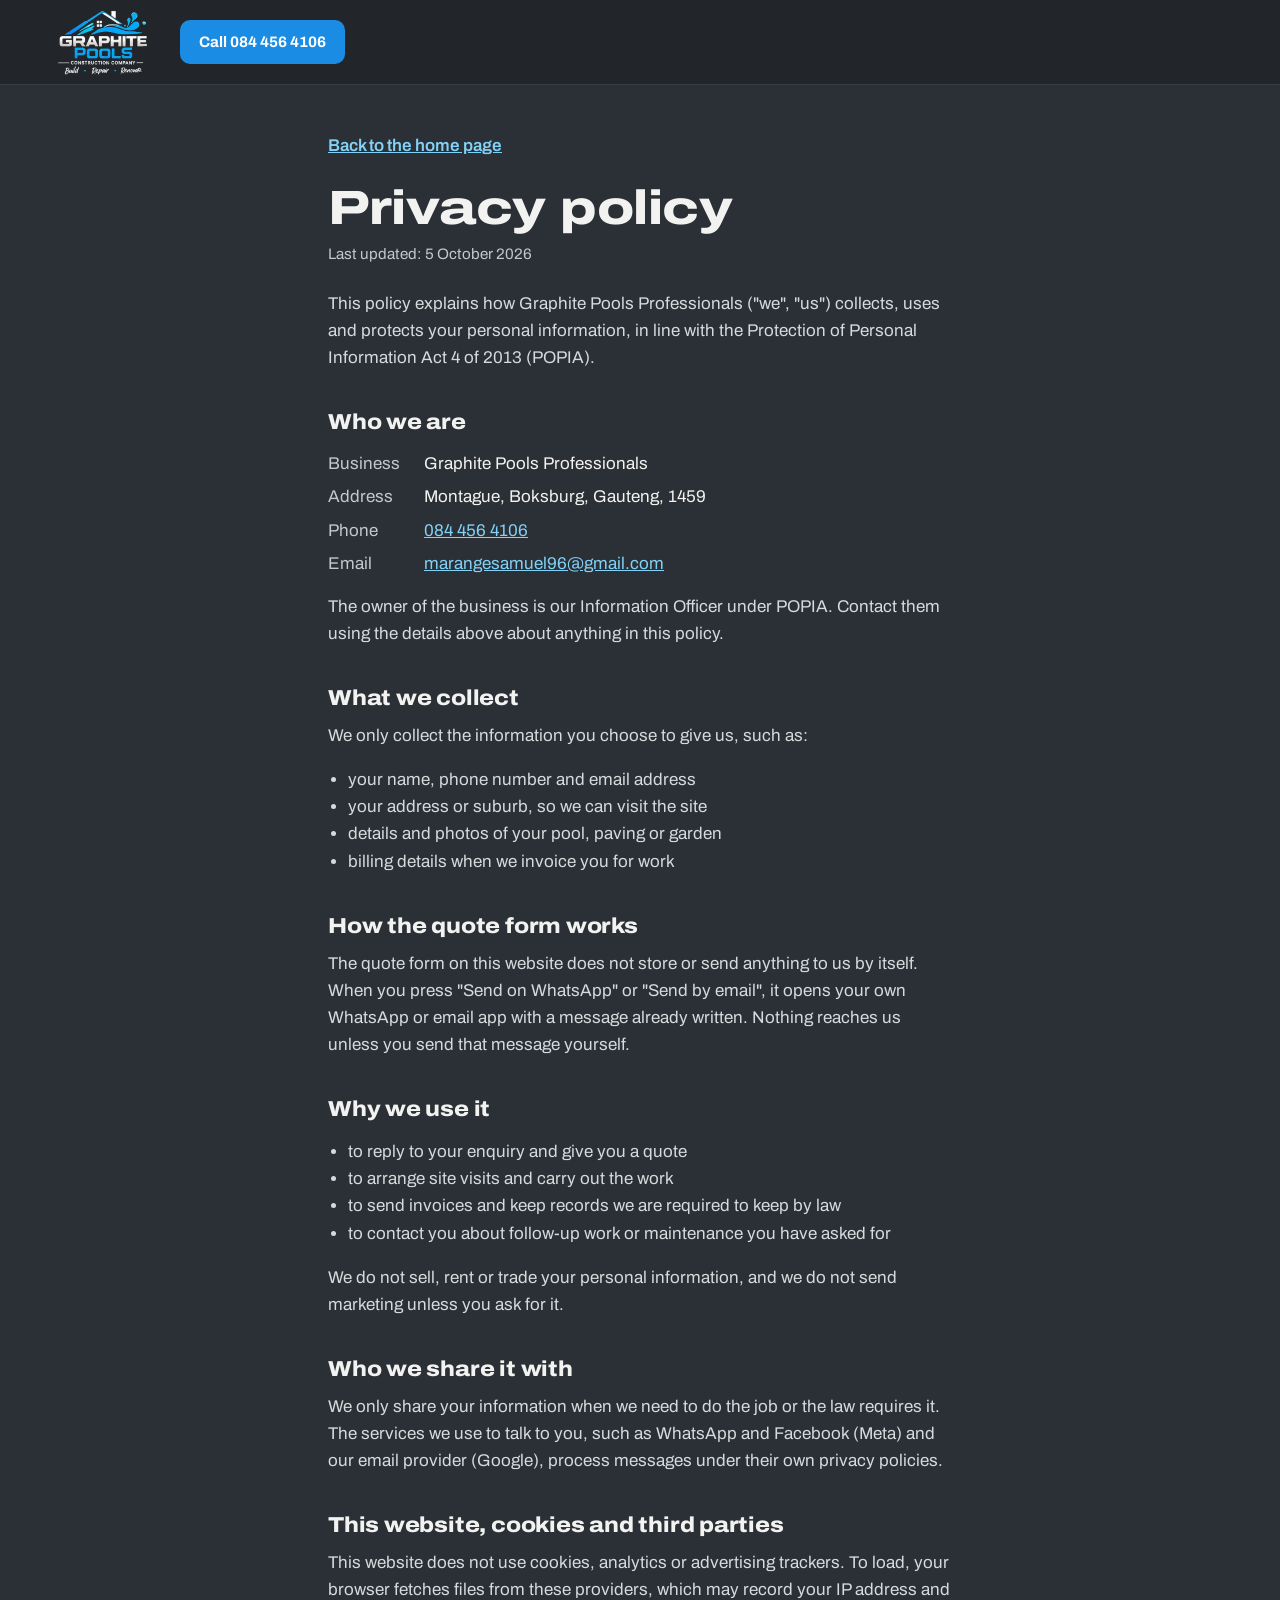
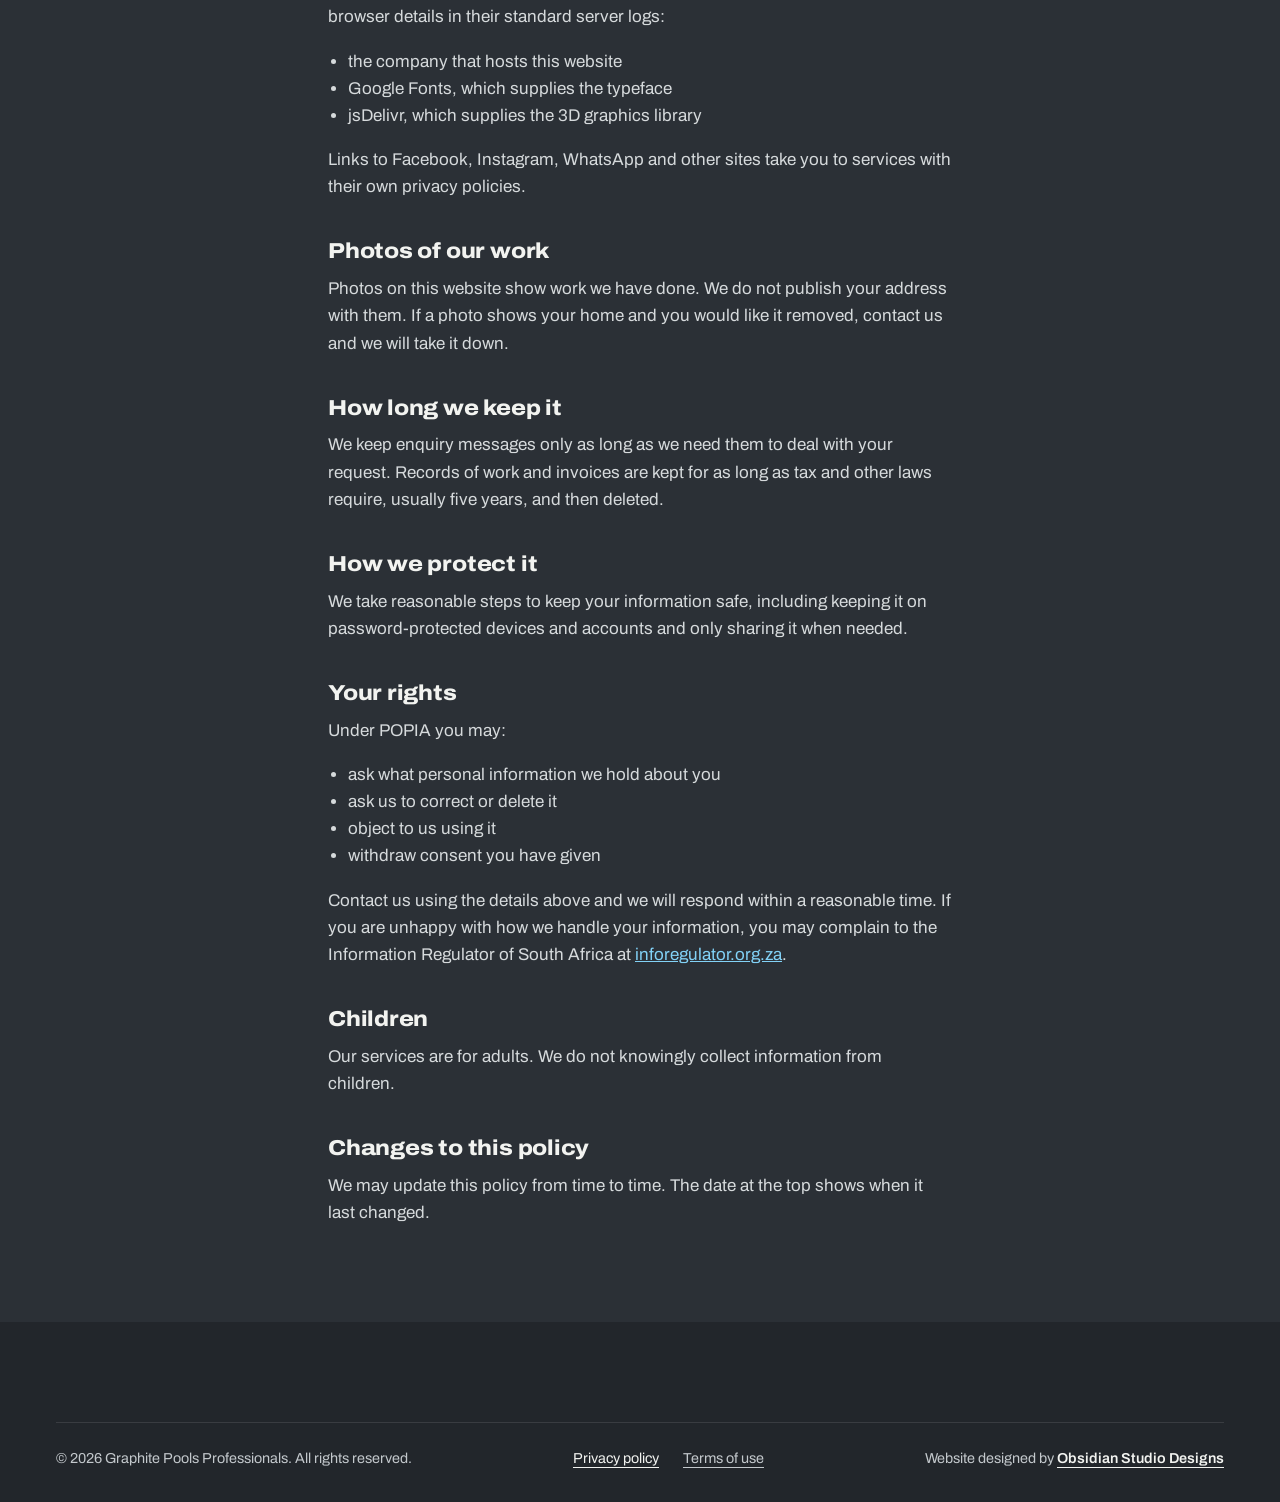
<file: privacy.html>
<!doctype html>
<html lang="en-ZA">
<head>
  <meta charset="utf-8">
  <meta name="viewport" content="width=device-width, initial-scale=1, viewport-fit=cover">
  <title>Privacy Policy | Graphite Pools Professionals, Boksburg</title>
  <meta name="description" content="How Graphite Pools Professionals collects, uses and protects your personal information under the Protection of Personal Information Act (POPIA).">
  <link rel="canonical" href="https://obsidianstudiodesigns.github.io/GraphitePools/privacy.html">
  <meta name="theme-color" content="#2b3036">
  <link rel="icon" href="assets/brand/favicon-32.png" type="image/png" sizes="32x32">
  <link rel="apple-touch-icon" href="assets/brand/apple-touch-icon.png">
  <meta property="og:title" content="Privacy Policy | Graphite Pools Professionals">
  <meta property="og:image" content="https://obsidianstudiodesigns.github.io/GraphitePools/assets/brand/og-image.jpg">
  <link rel="preconnect" href="https://fonts.googleapis.com">
  <link rel="preconnect" href="https://fonts.gstatic.com" crossorigin>
  <link href="https://fonts.googleapis.com/css2?family=Archivo:wdth,wght@62..125,300..900&display=swap" rel="stylesheet">
  <link rel="stylesheet" href="css/styles.css?v=2">
</head>
<body class="legal-page">
  <header class="site-header is-solid">
    <a class="brand" href="./" aria-label="Graphite Pools Professionals home page">
      <img src="assets/brand/logo.png" alt="Graphite Pools Construction Company logo" width="1272" height="915">
    </a>
    <a class="btn btn-wa header-cta" href="tel:+27844564106">Call 084 456 4106</a>
  </header>

  <main class="legal-main">
    <a class="back-link" href="./">Back to the home page</a>
    <h1>Privacy policy</h1>
    <p class="updated">Last updated: 5 October 2026</p>

    <p>This policy explains how Graphite Pools Professionals ("we", "us") collects, uses and protects your personal information, in line with the Protection of Personal Information Act 4 of 2013 (POPIA).</p>

    <h2>Who we are</h2>
    <dl>
      <dt>Business</dt><dd>Graphite Pools Professionals</dd>
      <dt>Address</dt><dd>Montague, Boksburg, Gauteng, 1459</dd>
      <dt>Phone</dt><dd><a href="tel:+27844564106">084 456 4106</a></dd>
      <dt>Email</dt><dd><a href="mailto:marangesamuel96@gmail.com">marangesamuel96@gmail.com</a></dd>
    </dl>
    <p>The owner of the business is our Information Officer under POPIA. Contact them using the details above about anything in this policy.</p>

    <h2>What we collect</h2>
    <p>We only collect the information you choose to give us, such as:</p>
    <ul>
      <li>your name, phone number and email address</li>
      <li>your address or suburb, so we can visit the site</li>
      <li>details and photos of your pool, paving or garden</li>
      <li>billing details when we invoice you for work</li>
    </ul>

    <h2>How the quote form works</h2>
    <p>The quote form on this website does not store or send anything to us by itself. When you press "Send on WhatsApp" or "Send by email", it opens your own WhatsApp or email app with a message already written. Nothing reaches us unless you send that message yourself.</p>

    <h2>Why we use it</h2>
    <ul>
      <li>to reply to your enquiry and give you a quote</li>
      <li>to arrange site visits and carry out the work</li>
      <li>to send invoices and keep records we are required to keep by law</li>
      <li>to contact you about follow-up work or maintenance you have asked for</li>
    </ul>
    <p>We do not sell, rent or trade your personal information, and we do not send marketing unless you ask for it.</p>

    <h2>Who we share it with</h2>
    <p>We only share your information when we need to do the job or the law requires it. The services we use to talk to you, such as WhatsApp and Facebook (Meta) and our email provider (Google), process messages under their own privacy policies.</p>

    <h2>This website, cookies and third parties</h2>
    <p>This website does not use cookies, analytics or advertising trackers. To load, your browser fetches files from these providers, which may record your IP address and browser details in their standard server logs:</p>
    <ul>
      <li>the company that hosts this website</li>
      <li>Google Fonts, which supplies the typeface</li>
      <li>jsDelivr, which supplies the 3D graphics library</li>
    </ul>
    <p>Links to Facebook, Instagram, WhatsApp and other sites take you to services with their own privacy policies.</p>

    <h2>Photos of our work</h2>
    <p>Photos on this website show work we have done. We do not publish your address with them. If a photo shows your home and you would like it removed, contact us and we will take it down.</p>

    <h2>How long we keep it</h2>
    <p>We keep enquiry messages only as long as we need them to deal with your request. Records of work and invoices are kept for as long as tax and other laws require, usually five years, and then deleted.</p>

    <h2>How we protect it</h2>
    <p>We take reasonable steps to keep your information safe, including keeping it on password-protected devices and accounts and only sharing it when needed.</p>

    <h2>Your rights</h2>
    <p>Under POPIA you may:</p>
    <ul>
      <li>ask what personal information we hold about you</li>
      <li>ask us to correct or delete it</li>
      <li>object to us using it</li>
      <li>withdraw consent you have given</li>
    </ul>
    <p>Contact us using the details above and we will respond within a reasonable time. If you are unhappy with how we handle your information, you may complain to the Information Regulator of South Africa at <a href="https://inforegulator.org.za" target="_blank" rel="noopener">inforegulator.org.za</a>.</p>

    <h2>Children</h2>
    <p>Our services are for adults. We do not knowingly collect information from children.</p>

    <h2>Changes to this policy</h2>
    <p>We may update this policy from time to time. The date at the top shows when it last changed.</p>
  </main>

  <footer class="site-footer">
    <div class="footer-legal">
      <p>© <span>2026</span> Graphite Pools Professionals. All rights reserved.</p>
      <nav class="legal-links" aria-label="Legal">
        <a href="privacy.html" aria-current="page">Privacy policy</a>
        <a href="terms.html">Terms of use</a>
      </nav>
      <p class="credit">Website designed by <a href="https://obsidianstudiodesigns.co.za/" target="_blank" rel="noopener">Obsidian Studio Designs</a></p>
    </div>
  </footer>
</body>
</html>
</file>
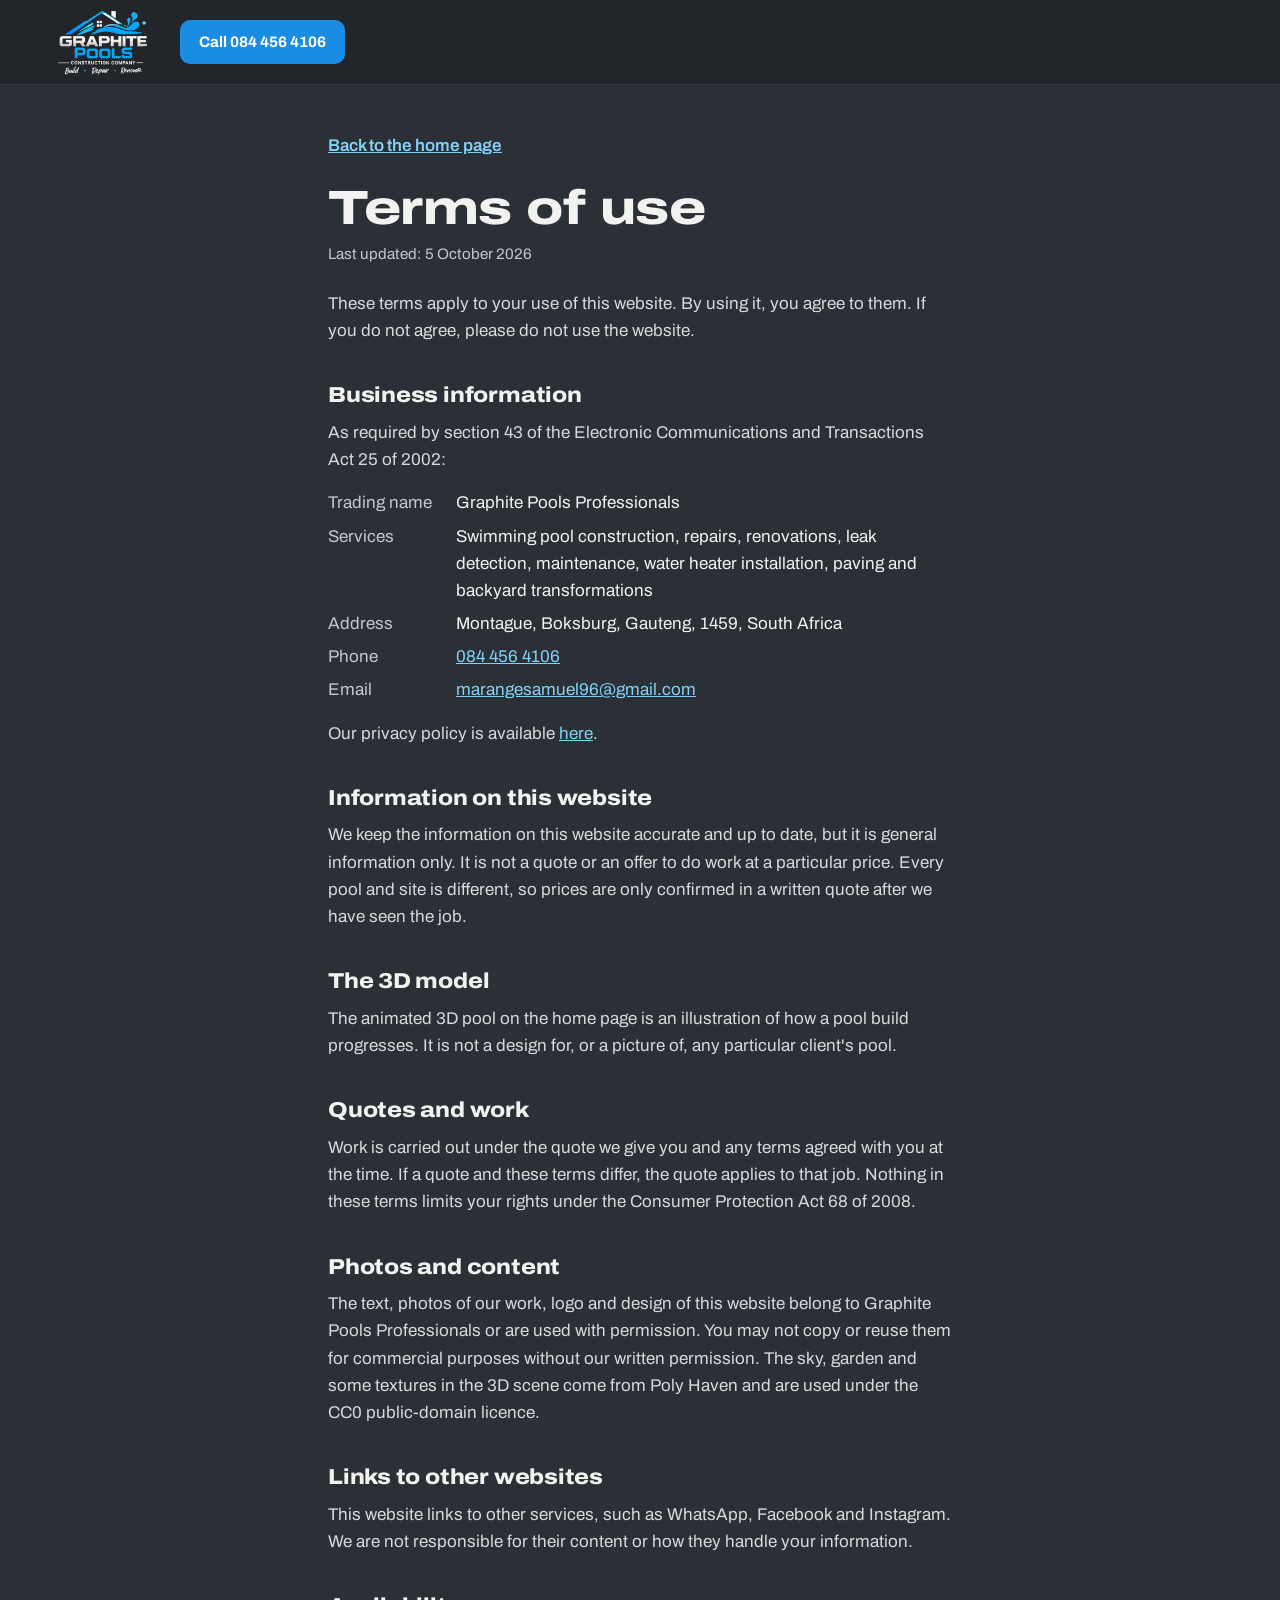
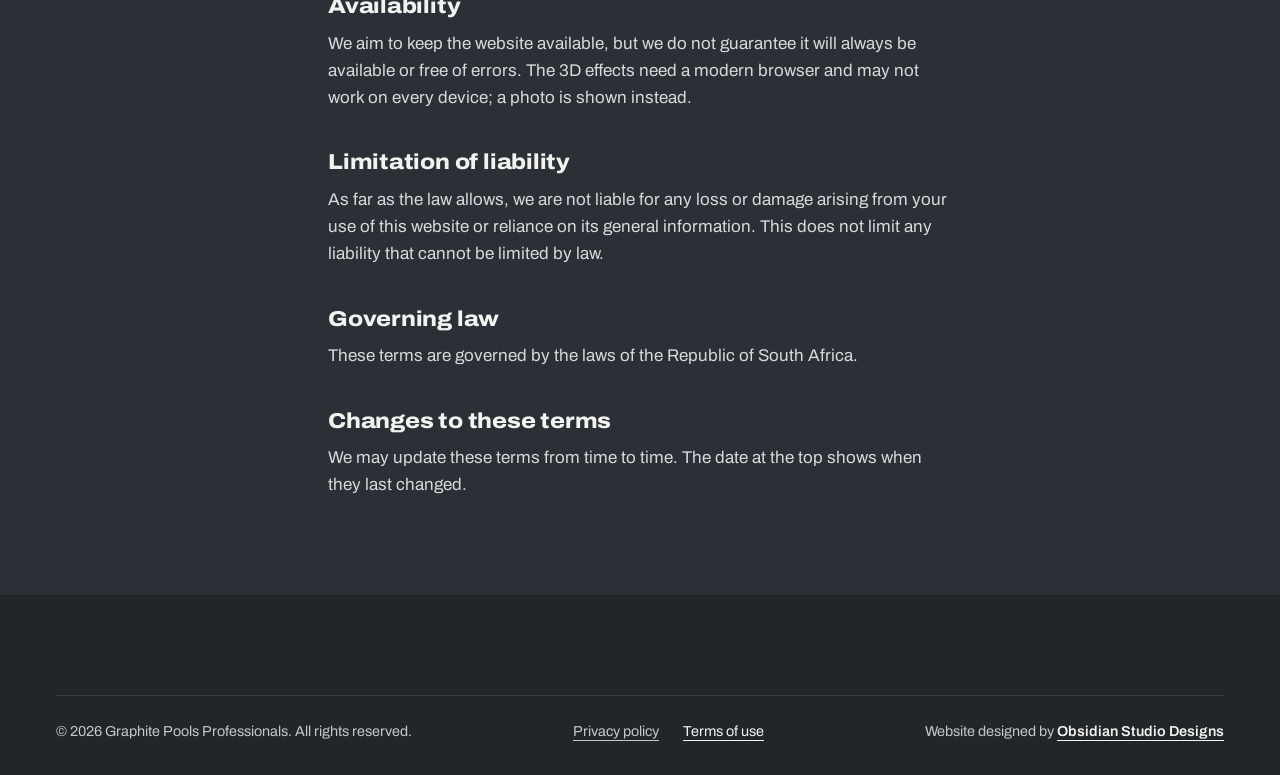
<file: terms.html>
<!doctype html>
<html lang="en-ZA">
<head>
  <meta charset="utf-8">
  <meta name="viewport" content="width=device-width, initial-scale=1, viewport-fit=cover">
  <title>Terms of Use | Graphite Pools Professionals, Boksburg</title>
  <meta name="description" content="Terms of use for the Graphite Pools Professionals website, including business information required by the ECT Act.">
  <link rel="canonical" href="https://obsidianstudiodesigns.github.io/GraphitePools/terms.html">
  <meta name="theme-color" content="#2b3036">
  <link rel="icon" href="assets/brand/favicon-32.png" type="image/png" sizes="32x32">
  <link rel="apple-touch-icon" href="assets/brand/apple-touch-icon.png">
  <meta property="og:title" content="Terms of Use | Graphite Pools Professionals">
  <meta property="og:image" content="https://obsidianstudiodesigns.github.io/GraphitePools/assets/brand/og-image.jpg">
  <link rel="preconnect" href="https://fonts.googleapis.com">
  <link rel="preconnect" href="https://fonts.gstatic.com" crossorigin>
  <link href="https://fonts.googleapis.com/css2?family=Archivo:wdth,wght@62..125,300..900&display=swap" rel="stylesheet">
  <link rel="stylesheet" href="css/styles.css?v=2">
</head>
<body class="legal-page">
  <header class="site-header is-solid">
    <a class="brand" href="./" aria-label="Graphite Pools Professionals home page">
      <img src="assets/brand/logo.png" alt="Graphite Pools Construction Company logo" width="1272" height="915">
    </a>
    <a class="btn btn-wa header-cta" href="tel:+27844564106">Call 084 456 4106</a>
  </header>

  <main class="legal-main">
    <a class="back-link" href="./">Back to the home page</a>
    <h1>Terms of use</h1>
    <p class="updated">Last updated: 5 October 2026</p>

    <p>These terms apply to your use of this website. By using it, you agree to them. If you do not agree, please do not use the website.</p>

    <h2>Business information</h2>
    <p>As required by section 43 of the Electronic Communications and Transactions Act 25 of 2002:</p>
    <dl>
      <dt>Trading name</dt><dd>Graphite Pools Professionals</dd>
      <dt>Services</dt><dd>Swimming pool construction, repairs, renovations, leak detection, maintenance, water heater installation, paving and backyard transformations</dd>
      <dt>Address</dt><dd>Montague, Boksburg, Gauteng, 1459, South Africa</dd>
      <dt>Phone</dt><dd><a href="tel:+27844564106">084 456 4106</a></dd>
      <dt>Email</dt><dd><a href="mailto:marangesamuel96@gmail.com">marangesamuel96@gmail.com</a></dd>
    </dl>
    <p>Our privacy policy is available <a href="privacy.html">here</a>.</p>

    <h2>Information on this website</h2>
    <p>We keep the information on this website accurate and up to date, but it is general information only. It is not a quote or an offer to do work at a particular price. Every pool and site is different, so prices are only confirmed in a written quote after we have seen the job.</p>

    <h2>The 3D model</h2>
    <p>The animated 3D pool on the home page is an illustration of how a pool build progresses. It is not a design for, or a picture of, any particular client's pool.</p>

    <h2>Quotes and work</h2>
    <p>Work is carried out under the quote we give you and any terms agreed with you at the time. If a quote and these terms differ, the quote applies to that job. Nothing in these terms limits your rights under the Consumer Protection Act 68 of 2008.</p>

    <h2>Photos and content</h2>
    <p>The text, photos of our work, logo and design of this website belong to Graphite Pools Professionals or are used with permission. You may not copy or reuse them for commercial purposes without our written permission. The sky, garden and some textures in the 3D scene come from Poly Haven and are used under the CC0 public-domain licence.</p>

    <h2>Links to other websites</h2>
    <p>This website links to other services, such as WhatsApp, Facebook and Instagram. We are not responsible for their content or how they handle your information.</p>

    <h2>Availability</h2>
    <p>We aim to keep the website available, but we do not guarantee it will always be available or free of errors. The 3D effects need a modern browser and may not work on every device; a photo is shown instead.</p>

    <h2>Limitation of liability</h2>
    <p>As far as the law allows, we are not liable for any loss or damage arising from your use of this website or reliance on its general information. This does not limit any liability that cannot be limited by law.</p>

    <h2>Governing law</h2>
    <p>These terms are governed by the laws of the Republic of South Africa.</p>

    <h2>Changes to these terms</h2>
    <p>We may update these terms from time to time. The date at the top shows when they last changed.</p>
  </main>

  <footer class="site-footer">
    <div class="footer-legal">
      <p>© <span>2026</span> Graphite Pools Professionals. All rights reserved.</p>
      <nav class="legal-links" aria-label="Legal">
        <a href="privacy.html">Privacy policy</a>
        <a href="terms.html" aria-current="page">Terms of use</a>
      </nav>
      <p class="credit">Website designed by <a href="https://obsidianstudiodesigns.co.za/" target="_blank" rel="noopener">Obsidian Studio Designs</a></p>
    </div>
  </footer>
</body>
</html>
</file>
<file: css/styles.css>
/* Graphite Pools Professionals
   Palette from the materials of their own builds: graphite render, charcoal coping,
   pale grey large-format pavers and the blue of a freshly filled pool. */
:root {
  --graphite: #2b3036;
  --graphite-deep: #22262b;
  --slate: #3b424a;
  --concrete: #dcdedb;
  --concrete-2: #c9ccc8;
  --ink: #22262b;
  --ink-soft: #4a5057;
  --chalk: #f2f3f0;
  --chalk-soft: #c3c8cc;
  --pool: #1b8ce4;
  --pool-deep: #126fb8;
  --shallow: #82d2f7;
  --gutter: clamp(16px, 4.5vw, 56px);
  --radius: 10px;
  --header-h: 84px;
  color-scheme: dark;
}

*, *::before, *::after { box-sizing: border-box; }
html { scroll-behavior: smooth; -webkit-text-size-adjust: 100%; }
@media (prefers-reduced-motion: reduce) { html { scroll-behavior: auto; } }
body {
  margin: 0;
  background: var(--graphite);
  color: var(--chalk);
  font-family: 'Archivo', system-ui, sans-serif;
  font-size: 1.0625rem;
  line-height: 1.6;
  -webkit-font-smoothing: antialiased;
}
img { max-width: 100%; height: auto; display: block; }
a { color: inherit; }
h1, h2, h3 { margin: 0; font-weight: 800; line-height: 1.05; font-stretch: 125%; letter-spacing: -0.01em; text-wrap: balance; }
h2 { font-size: clamp(1.9rem, 1.2rem + 2.6vw, 3.2rem); }
h3 { font-size: 1.3rem; }
p { margin: 0; }
:focus-visible { outline: 3px solid var(--shallow); outline-offset: 3px; border-radius: 4px; }

.skip-link { position: absolute; left: 12px; top: -60px; z-index: 100; background: var(--chalk); color: var(--ink); padding: 10px 16px; border-radius: 8px; }
.skip-link:focus { top: 12px; }
.visually-hidden { position: absolute; width: 1px; height: 1px; overflow: hidden; clip: rect(0 0 0 0); white-space: nowrap; }

/* ---------- buttons ---------- */
.btn {
  display: inline-flex; align-items: center; justify-content: center; gap: 10px;
  min-height: 50px; padding: 0 24px; border-radius: var(--radius);
  font: inherit; font-weight: 700; font-size: 1rem; text-decoration: none; cursor: pointer;
  border: 1.5px solid transparent; transition: background-color .2s, border-color .2s, color .2s;
}
.btn-wa { background: var(--pool); color: #fff; }
.btn-wa:hover { background: var(--pool-deep); }
.btn-ghost, .btn-ghost-dark { background: transparent; color: var(--chalk); border-color: rgba(242, 243, 240, .55); }
.btn-ghost:hover, .btn-ghost-dark:hover { border-color: var(--chalk); background: rgba(242, 243, 240, .08); }
.btn-dark { background: var(--ink); color: var(--chalk); }
.btn-dark:hover { background: var(--slate); }

/* ---------- header ---------- */
.site-header {
  position: fixed; inset: 0 0 auto 0; z-index: 50; height: var(--header-h);
  display: flex; align-items: center; gap: 32px; padding: 0 var(--gutter);
  transition: background-color .3s, box-shadow .3s;
}
.site-header.is-solid { background: rgba(34, 38, 43, .9); backdrop-filter: blur(14px); box-shadow: 0 1px 0 rgba(255, 255, 255, .06); }
.brand img { height: 66px; width: auto; }
.main-nav { display: flex; gap: 28px; margin-left: auto; }
.main-nav a { text-decoration: none; font-weight: 600; font-size: .98rem; color: var(--chalk); opacity: .88; }
.main-nav a:hover { opacity: 1; text-decoration: underline; text-underline-offset: 6px; text-decoration-thickness: 2px; }
.header-cta { min-height: 44px; padding: 0 18px; font-size: .95rem; }

/* ---------- the pinned 3D stage ---------- */
.scrolly { position: relative; }
.stage { position: sticky; top: 0; height: 100vh; height: 100svh; overflow: hidden; background: var(--graphite-deep); }
.stage canvas { position: absolute; inset: 0; width: 100% !important; height: 100% !important; opacity: 0; transition: opacity 1.4s ease; }
.stage.is-ready canvas { opacity: 1; }
.stage-poster { position: absolute; inset: 0; width: 100%; height: 100%; object-fit: cover; transition: opacity 1.4s ease; }
.stage.is-ready .stage-poster { opacity: 0; }
.stage-shade {
  position: absolute; inset: 0; z-index: 1; pointer-events: none;
  background:
    linear-gradient(180deg, rgba(34, 38, 43, .55) 0, rgba(34, 38, 43, 0) 160px),
    linear-gradient(90deg, rgba(34, 38, 43, .84) 0%, rgba(34, 38, 43, .6) 30%, rgba(34, 38, 43, .18) 48%, rgba(34, 38, 43, 0) 62%);
}
.scrolly-content { position: relative; margin-top: -100vh; margin-top: -100svh; pointer-events: none; }
.scrolly-content a, .scrolly-content button, .step-card { pointer-events: auto; }

.light-toggle {
  position: absolute; right: var(--gutter); bottom: 28px; z-index: 2;
  display: inline-flex; align-items: center; gap: 12px; min-height: 46px; padding: 0 18px 0 14px;
  background: rgba(34, 38, 43, .72); color: var(--chalk); border: 1px solid rgba(255, 255, 255, .16);
  border-radius: 999px; font: inherit; font-weight: 600; font-size: .95rem; cursor: pointer; backdrop-filter: blur(10px);
}
.light-toggle[hidden] { display: none; }
.light-toggle:hover { background: rgba(34, 38, 43, .9); }
.light-dot { width: 14px; height: 14px; border-radius: 50%; background: #59626b; box-shadow: inset 0 0 0 2px rgba(255, 255, 255, .25); transition: background-color .4s, box-shadow .4s; }
.light-toggle[aria-pressed="true"] .light-dot { background: var(--shallow); box-shadow: 0 0 0 4px rgba(130, 210, 247, .25), 0 0 18px 4px rgba(27, 140, 228, .8); }

/* ---------- hero ---------- */
.hero { min-height: 100vh; min-height: 100svh; display: flex; flex-direction: column; justify-content: flex-end; padding: calc(var(--header-h) + 40px) var(--gutter) 96px; }
.hero-copy { max-width: 40rem; }
.hero h1 { font-size: clamp(2.5rem, 1.2rem + 4.6vw, 5.1rem); line-height: .98; max-width: 13ch; text-shadow: 0 2px 30px rgba(0, 0, 0, .35); }
.lead { margin-top: 24px; font-size: clamp(1.06rem, 1rem + .3vw, 1.25rem); max-width: 34rem; color: #e6e9ea; text-shadow: 0 1px 14px rgba(0, 0, 0, .45); }
.hero-actions { display: flex; flex-wrap: wrap; gap: 12px; margin-top: 32px; }
.scroll-cue { position: absolute; left: var(--gutter); bottom: 30px; display: inline-flex; align-items: center; gap: 8px; font-size: .92rem; font-weight: 600; text-decoration: none; color: var(--chalk-soft); }
.scroll-cue:hover { color: var(--chalk); }
.scroll-cue svg { animation: cue 2.4s ease-in-out infinite; }
@keyframes cue { 0%, 100% { transform: translateY(0); } 50% { transform: translateY(4px); } }
@media (prefers-reduced-motion: reduce) { .scroll-cue svg { animation: none; } }
.hero { position: relative; }

/* ---------- build steps over the stage ---------- */
.build { padding: 0 var(--gutter); }
.step-card {
  width: min(27rem, 100%);
  background: rgba(34, 38, 43, .8); backdrop-filter: blur(16px) saturate(1.15);
  border: 1px solid rgba(255, 255, 255, .08); border-radius: 14px; padding: 28px;
}
.build-intro { margin: 0 0 0; }
.build-intro h2 { font-size: clamp(1.8rem, 1.2rem + 2vw, 2.6rem); }
.build-intro p { margin-top: 14px; color: #d6dadc; }
.steps { list-style: none; margin: 0; padding: 0; }
.step { min-height: 100vh; min-height: 100svh; display: flex; align-items: center; }
.step:last-child { min-height: 110vh; }
.step-no { display: block; font-size: 3.4rem; line-height: .9; font-weight: 800; font-stretch: 125%; color: var(--shallow); margin-bottom: 14px; }
.step-card h3 { font-size: 1.55rem; }
.step-card p { margin-top: 12px; color: #d6dadc; }
.step-photo { margin: 20px 0 0; }
.step-photo img { width: 100%; aspect-ratio: 4 / 3; object-fit: cover; border-radius: 8px; }
.build-intro { min-height: 0; }
.build > .build-intro { margin-top: 30vh; }

/* ---------- services ---------- */
.services {
  position: relative; z-index: 1; background: var(--concrete); color: var(--ink);
  display: grid; grid-template-columns: minmax(16rem, 1fr) 2fr; gap: 48px 64px;
  padding: clamp(72px, 9vw, 128px) var(--gutter);
}
.services-head { align-self: start; position: sticky; top: calc(var(--header-h) + 32px); }
.services-head p { margin-top: 16px; color: var(--ink-soft); max-width: 24rem; }
.services-head .btn { margin-top: 28px; }
.service-list { list-style: none; margin: 0; padding: 0; }
.service-list li {
  display: grid; grid-template-columns: 15rem 1fr auto; gap: 8px 32px; align-items: baseline;
  padding: 26px 0; border-top: 1px solid rgba(34, 38, 43, .2);
}
.service-list li:last-child { border-bottom: 1px solid rgba(34, 38, 43, .2); }
.service-list h3 { font-size: 1.25rem; font-stretch: 112%; }
.service-list p { color: var(--ink-soft); max-width: 34rem; }
.ask { font-weight: 700; font-size: .92rem; color: var(--pool-deep); text-decoration: underline; text-underline-offset: 4px; white-space: nowrap; }
.ask:hover { color: var(--ink); }
.services-note { grid-column: 2; color: var(--ink-soft); margin-top: -16px; }

/* ---------- renovation before / after ---------- */
.reno { padding: clamp(72px, 9vw, 128px) var(--gutter) 40px; display: grid; gap: 40px; }
.reno-copy { display: grid; grid-template-columns: 1fr 1fr; gap: 24px 64px; align-items: end; }
.reno-copy p { color: #d6dadc; max-width: 36rem; }
.reno-pair { display: grid; grid-template-columns: 1fr 1fr; gap: 16px; }
.reno-pair figure { margin: 0; }
.reno-pair img { width: 100%; aspect-ratio: 4 / 3; object-fit: cover; border-radius: var(--radius); }
.reno-pair figcaption { margin-top: 12px; color: var(--chalk-soft); }
.reno-pair strong { color: var(--chalk); }

/* ---------- recent work ---------- */
.work { padding: clamp(56px, 7vw, 96px) var(--gutter) clamp(72px, 9vw, 128px); }
.work-head { display: flex; justify-content: space-between; align-items: baseline; gap: 16px; flex-wrap: wrap; margin-bottom: 32px; }
.text-link { font-weight: 700; color: var(--shallow); text-underline-offset: 5px; }
.work-grid { display: grid; grid-template-columns: repeat(12, 1fr); grid-auto-rows: clamp(70px, 8.5vw, 120px); gap: 14px; }
.work-grid figure { position: relative; margin: 0; border-radius: var(--radius); overflow: hidden; background: var(--slate); }
.w-a { grid-column: 1 / 8; grid-row: 1 / 5; }
.w-c { grid-column: 8 / 13; grid-row: 1 / 5; }
.w-b { grid-column: 1 / 6; grid-row: 5 / 8; }
.w-d { grid-column: 6 / 10; grid-row: 5 / 8; }
.w-e { grid-column: 10 / 13; grid-row: 5 / 8; }
.work-open { display: block; width: 100%; height: 100%; padding: 0; border: 0; background: none; cursor: zoom-in; }
.work-open img { width: 100%; height: 100%; object-fit: cover; transition: transform .6s cubic-bezier(.2, .7, .2, 1); }
.work-open:hover img { transform: scale(1.03); }
.work-grid figcaption {
  position: absolute; left: 0; right: 0; bottom: 0; padding: 40px 18px 14px; pointer-events: none;
  background: linear-gradient(180deg, transparent, rgba(20, 23, 27, .78)); font-weight: 600; font-size: .95rem;
}

/* ---------- commitments ---------- */
.promise { background: var(--concrete-2); color: var(--ink); display: grid; grid-template-columns: repeat(3, 1fr); padding: 0 var(--gutter); }
.promise-item { padding: 48px 32px 52px 0; }
.promise-item + .promise-item { padding-left: 32px; border-left: 1px solid rgba(34, 38, 43, .22); }
.promise-item h3 { font-size: 1.35rem; font-stretch: 112%; }
.promise-item p { margin-top: 10px; color: var(--ink-soft); max-width: 22rem; }

/* ---------- contact ---------- */
.contact { display: grid; grid-template-columns: 1fr 1.1fr; gap: 56px 72px; padding: clamp(72px, 9vw, 128px) var(--gutter); }
.contact-info > p { margin-top: 16px; color: #d6dadc; max-width: 30rem; }
.contact-lines { margin: 32px 0 0; display: grid; gap: 18px; }
.contact-lines dt { font-size: .9rem; color: var(--chalk-soft); }
.contact-lines dd { margin: 2px 0 0; font-size: 1.2rem; font-weight: 700; }
.contact-lines a { text-decoration: none; }
.contact-lines a:hover { text-decoration: underline; text-underline-offset: 4px; }
.areas-title { margin-top: 40px; font-size: 1.2rem; }
.areas { margin-top: 10px; color: #d6dadc; max-width: 30rem; }
.socials { display: flex; gap: 22px; margin-top: 24px; font-weight: 700; }
.socials a { color: var(--shallow); text-underline-offset: 4px; }

.quote-form { background: var(--slate); border-radius: 14px; padding: clamp(22px, 3vw, 36px); display: grid; gap: 18px; align-self: start; }
.field { display: grid; gap: 7px; }
.field-row { display: grid; grid-template-columns: 1fr 1fr; gap: 18px; }
.field label { font-weight: 600; font-size: .95rem; }
.opt { font-weight: 400; color: var(--chalk-soft); }
.field input, .field select, .field textarea {
  font: inherit; color: var(--chalk); background: var(--graphite-deep);
  border: 1.5px solid rgba(255, 255, 255, .14); border-radius: 8px; padding: 12px 14px; width: 100%;
}
.field textarea { resize: vertical; min-height: 120px; }
.field input:focus, .field select:focus, .field textarea:focus { outline: none; border-color: var(--shallow); box-shadow: 0 0 0 3px rgba(130, 210, 247, .25); }
.field [aria-invalid="true"] { border-color: #ff9b8a; }
.form-error { color: #ffb4a8; font-weight: 600; }
.form-actions { display: flex; flex-wrap: wrap; gap: 12px; }
.form-note { font-size: .88rem; color: var(--chalk-soft); }
.form-note a { color: var(--chalk); }

/* ---------- footer ---------- */
.site-footer { background: var(--graphite-deep); padding: 56px var(--gutter) 32px; }
.footer-top { display: flex; flex-wrap: wrap; gap: 40px 64px; align-items: center; }
.footer-logo { width: 170px; height: auto; }
.footer-cols { display: flex; flex-wrap: wrap; gap: 24px 56px; color: var(--chalk-soft); }
.footer-cols a { color: var(--chalk); text-decoration: none; }
.footer-cols a:hover { text-decoration: underline; text-underline-offset: 4px; }
.footer-legal { margin-top: 44px; padding-top: 24px; border-top: 1px solid rgba(255, 255, 255, .1); display: flex; flex-wrap: wrap; gap: 12px 32px; justify-content: space-between; font-size: .9rem; color: var(--chalk-soft); }
.legal-links { display: flex; gap: 24px; }
.legal-links a { color: var(--chalk-soft); text-underline-offset: 4px; }
.legal-links a:hover, .legal-links a[aria-current="page"] { color: var(--chalk); }
.credit a { color: var(--chalk); font-weight: 600; text-underline-offset: 4px; }
.credit a:hover { color: var(--shallow); }

/* ---------- mobile contact bar ---------- */
.mobile-bar { display: none; }

/* ---------- lightbox ---------- */
.lightbox { border: 0; padding: 0; background: transparent; max-width: 100vw; max-height: 100vh; width: 100vw; height: 100vh; color: var(--chalk); }
.lightbox::backdrop { background: rgba(15, 17, 20, .92); }
.lightbox[open] { display: grid; place-items: center; align-content: center; gap: 14px; }
.lightbox-img { max-width: min(92vw, 1200px); max-height: 80vh; border-radius: 8px; }
.lightbox-caption { text-align: center; padding: 0 60px; }
.lb-btn { position: fixed; width: 52px; height: 52px; border-radius: 50%; border: 0; background: rgba(255, 255, 255, .12); color: #fff; font-size: 2rem; line-height: 1; cursor: pointer; }
.lb-btn:hover { background: rgba(255, 255, 255, .22); }
.lb-prev { left: 16px; top: 50%; transform: translateY(-50%); }
.lb-next { right: 16px; top: 50%; transform: translateY(-50%); }
.lb-close { right: 16px; top: 16px; font-size: 1.8rem; }

/* ---------- legal pages ---------- */
.legal-page .site-header { position: sticky; background: var(--graphite-deep); }
.legal-main { max-width: 46rem; margin: 0 auto; padding: 48px var(--gutter) 96px; }
.legal-main h1 { font-size: clamp(2rem, 1.4rem + 2.4vw, 3rem); margin-top: 24px; }
.legal-main h2 { font-size: 1.35rem; font-stretch: 112%; margin: 40px 0 12px; }
.legal-main p, .legal-main li { color: #d6dadc; }
.legal-main p + p { margin-top: 12px; }
.legal-main ul { padding-left: 1.2em; }
.legal-main a { color: var(--shallow); }
.legal-main dl { display: grid; grid-template-columns: max-content 1fr; gap: 6px 24px; margin: 16px 0; }
.legal-main dt { color: var(--chalk-soft); }
.legal-main dd { margin: 0; }
.updated { color: var(--chalk-soft) !important; margin: 8px 0 24px; font-size: .95rem; }
.back-link { color: var(--shallow); font-weight: 600; }

/* ---------- responsive ---------- */
@media (max-width: 1100px) {
  .main-nav { gap: 20px; }
  .service-list li { grid-template-columns: 1fr auto; }
  .service-list p { grid-column: 1 / -1; grid-row: 2; }
}
@media (max-width: 900px) {
  :root { --header-h: 68px; }
  .brand img { height: 52px; }
  .main-nav { display: none; }
  .header-cta { margin-left: auto; }
  .stage-shade {
    background:
      linear-gradient(180deg, rgba(34, 38, 43, .6) 0, rgba(34, 38, 43, 0) 130px),
      linear-gradient(0deg, rgba(34, 38, 43, .95) 0%, rgba(34, 38, 43, .82) 40%, rgba(34, 38, 43, .35) 62%, rgba(34, 38, 43, 0) 78%);
  }
  .light-toggle { top: calc(var(--header-h) + 8px); bottom: auto; right: 12px; min-height: 40px; font-size: .85rem; padding: 0 14px 0 12px; }
  .hero { padding-bottom: 84px; }
  .step { align-items: flex-end; padding-bottom: 96px; }
  .build > .build-intro { margin-top: 40vh; }
  .step-card { padding: 20px; }
  .step-no { font-size: 2.4rem; margin-bottom: 8px; }
  .step-card h3 { font-size: 1.3rem; }
  .step-card p { font-size: .98rem; }
  .step-photo { display: none; }
  .services { grid-template-columns: 1fr; }
  .services-head { position: static; }
  .services-note { grid-column: 1; margin-top: 0; }
  .reno-copy { grid-template-columns: 1fr; }
  .contact { grid-template-columns: 1fr; }
  .work-grid { grid-auto-rows: 120px; }
  .w-a { grid-column: 1 / -1; grid-row: span 2; }
  .w-c { grid-column: 1 / 7; grid-row: span 3; }
  .w-b { grid-column: 7 / 13; grid-row: span 3; }
  .w-d { grid-column: 1 / 8; grid-row: span 2; }
  .w-e { grid-column: 8 / 13; grid-row: span 2; }
}
@media (max-width: 760px) {
  body { padding-bottom: 64px; }
  .header-cta { display: none; }
  .mobile-bar {
    display: grid; grid-template-columns: 1fr 1fr; position: fixed; inset: auto 0 0 0; z-index: 60;
    padding: 8px 12px calc(8px + env(safe-area-inset-bottom)); gap: 8px; background: rgba(34, 38, 43, .95); backdrop-filter: blur(12px);
    border-top: 1px solid rgba(255, 255, 255, .08);
  }
  .mobile-bar a { display: grid; place-items: center; min-height: 48px; border-radius: var(--radius); font-weight: 700; text-decoration: none; border: 1.5px solid rgba(242, 243, 240, .4); }
  .mobile-bar .mb-wa { background: var(--pool); border-color: var(--pool); color: #fff; }
  .scroll-cue { display: none; }
  .hero { padding-bottom: 56px; }
  .step { padding-bottom: 72px; }
  .hero-actions .btn { flex: 1 1 100%; }
  .hero-actions .btn-ghost { display: none; }
  .hero h1 { font-size: clamp(2rem, 9.4vw, 2.7rem); }
  .lead { margin-top: 16px; font-size: 1rem; }
  .hero-actions { margin-top: 22px; }
  .reno-pair { grid-template-columns: 1fr; }
  .promise { grid-template-columns: 1fr; }
  .promise-item, .promise-item + .promise-item { padding: 28px 0; border-left: 0; }
  .promise-item + .promise-item { border-top: 1px solid rgba(34, 38, 43, .22); }
  .field-row { grid-template-columns: 1fr; }
  .service-list li { grid-template-columns: 1fr; }
  .service-list p { grid-row: auto; }
  .lb-prev, .lb-next { top: auto; bottom: 20px; transform: none; }
}

/* ---------- loading screen: a pool that fills as the 3D scene loads ---------- */
html.is-loading { overflow: hidden; }
.loader {
  --fill: 0;
  position: fixed; inset: 0; z-index: 200; display: grid; place-items: center;
  background: radial-gradient(120% 90% at 50% 40%, #323840 0%, var(--graphite-deep) 70%);
  transition: transform .9s cubic-bezier(.76, 0, .24, 1);
}
.loader::after {
  content: ""; position: absolute; left: 0; right: 0; bottom: 0; height: 3px;
  background: linear-gradient(90deg, transparent, var(--pool) 20%, var(--shallow) 50%, var(--pool) 80%, transparent);
}
.loader-inner { display: grid; justify-items: center; gap: 30px; padding: 24px; transition: opacity .35s ease, transform .6s ease; }
.loader-logo { width: min(210px, 52vw); height: auto; }
.loader-pool {
  position: relative; width: 236px; height: 112px; overflow: hidden; border-radius: 3px;
  background: linear-gradient(180deg, #3d434a, #4b5159);
  border: 9px solid #1c1f23;
  box-shadow: 0 0 0 7px #8f9391, 0 0 0 8px rgba(0, 0, 0, .25), inset 0 10px 18px rgba(0, 0, 0, .45);
}
.loader-water {
  position: absolute; left: 0; right: 0; bottom: 0; height: calc(var(--fill) * 100%);
  background:
    radial-gradient(18px 6px at 20% 40%, rgba(255, 255, 255, .22), transparent 70%),
    radial-gradient(22px 7px at 70% 65%, rgba(255, 255, 255, .18), transparent 70%),
    linear-gradient(180deg, #48b9f4 0%, #1b8ce4 55%, #0f66b0 100%);
  background-size: 90px 46px, 120px 58px, 100% 100%;
  animation: shimmer 5s linear infinite;
}
.wave { position: absolute; left: 0; bottom: 100%; width: 200%; height: 9px; margin-bottom: -1px; animation: wave 2.6s linear infinite; }
.wave path { fill: #48b9f4; }
.wave-back { animation-duration: 3.8s; animation-direction: reverse; opacity: .55; }
.loader-text { font-weight: 600; font-size: .98rem; color: var(--chalk-soft); }
.loader-pct { display: inline-block; min-width: 3.2ch; color: var(--chalk); font-weight: 800; font-stretch: 125%; font-variant-numeric: tabular-nums; }
@keyframes wave { to { transform: translateX(-50%); } }
@keyframes shimmer { to { background-position: 90px 46px, -120px 58px, 0 0; } }
.loader.is-done { transform: translateY(-100%); }
.loader.is-done .loader-inner { opacity: 0; transform: translateY(-24px); }
@media (prefers-reduced-motion: reduce) {
  .wave, .loader-water { animation: none; }
  .loader { transition: opacity .3s ease; }
  .loader.is-done { transform: none; opacity: 0; }
}
</file>
